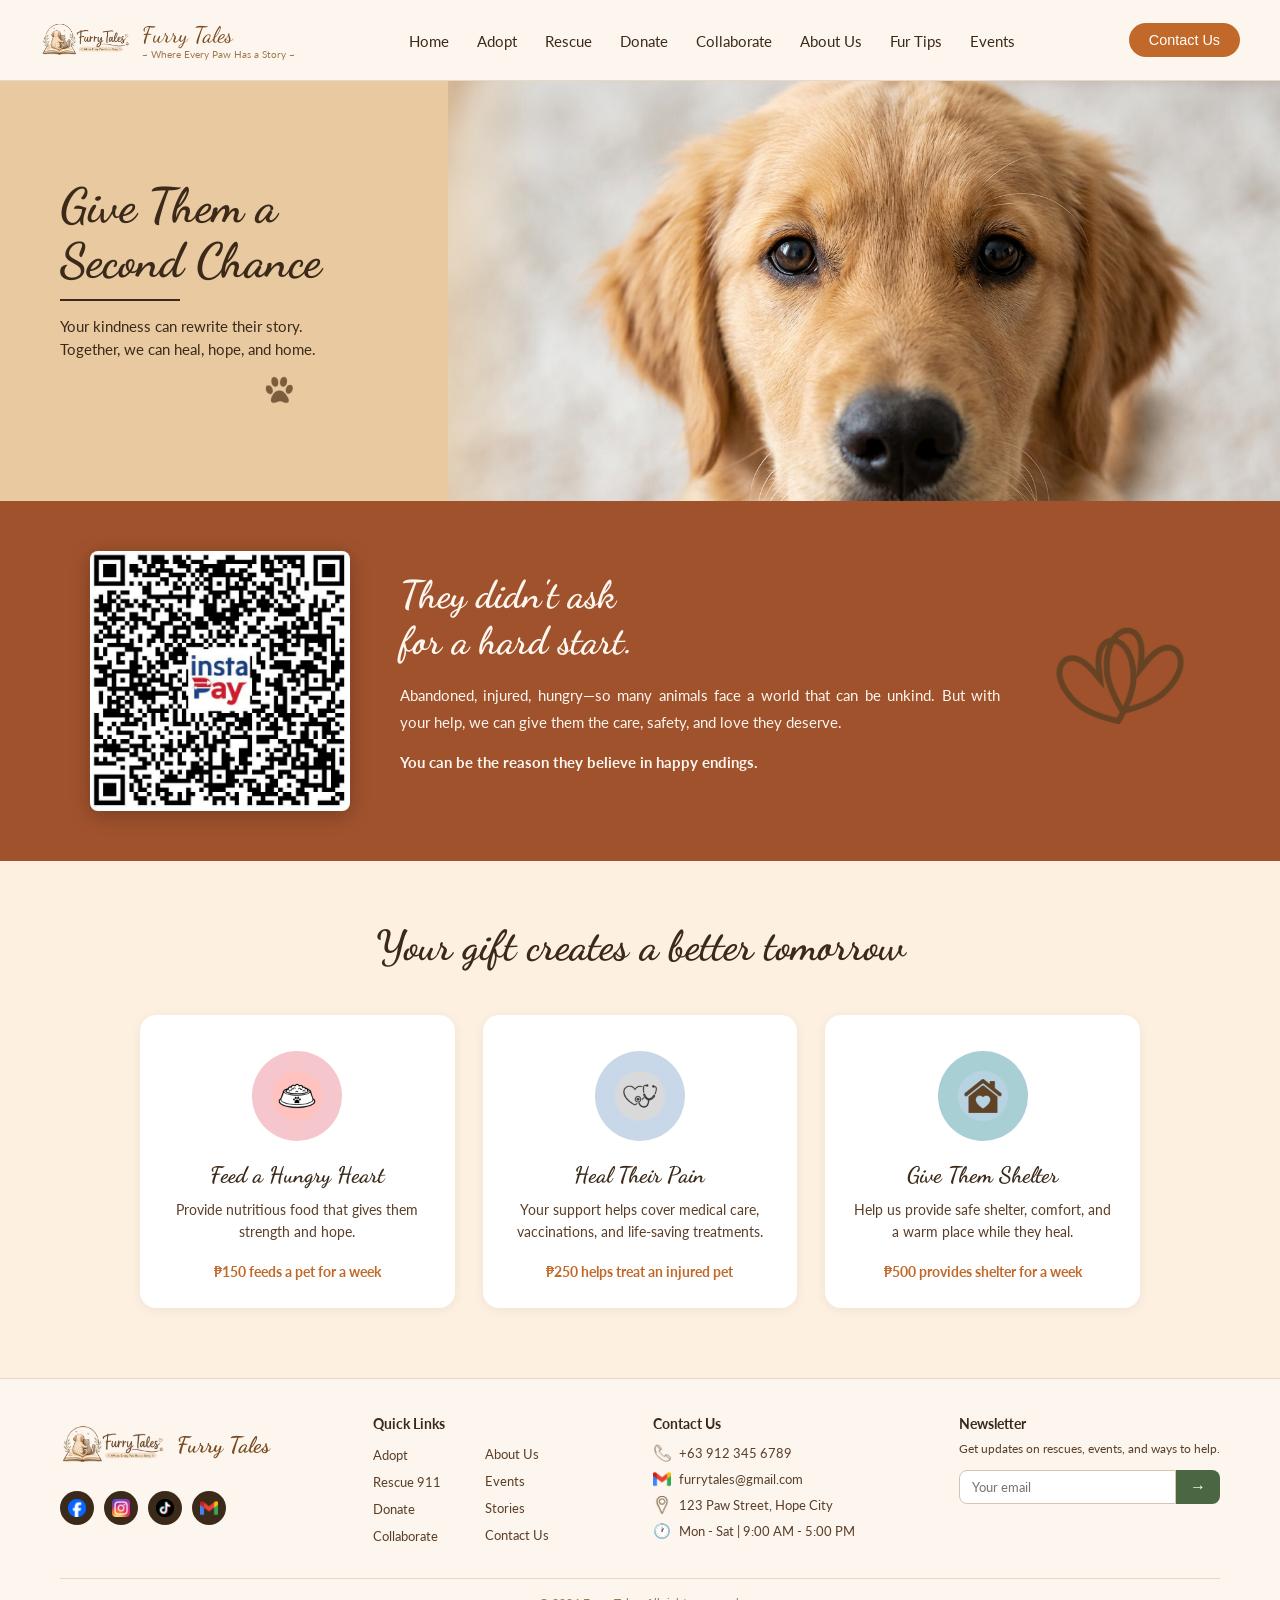
<file: Donation.html>
<!DOCTYPE html>
<html lang="en">
<head>
    <meta charset="UTF-8">
    <meta name="viewport" content="width=device-width, initial-scale=1.0">
    <title>Donate - FurryTales</title>
    <link href="https://fonts.googleapis.com/css2?family=Dancing+Script:wght@700&family=Lato:wght@400;700&display=swap" rel="stylesheet">
    <link rel="stylesheet" href="Donation.css">
</head>
<body>

    <nav>
        <div class="logo">
            <img src="Assets/HomePage/Logo.png" alt="FurryTales Logo">
            <div class="logo-text">
                <span>Furry Tales</span>
                <span>~ Where Every Paw Has a Story ~</span>
            </div>
        </div>
        <ul class="nav-links">
            <li><a href="Index.html">Home</a></li>
            <li><a href="Adoption.html">Adopt</a></li>
            <li><a href="Rescue.html">Rescue</a></li>
            <li><a href="Donation.html">Donate</a></li>
            <li><a href="#">Collaborate</a></li>
            <li><a href="#">About Us</a></li>
            <li><a href="FurTips.html">Fur Tips</a></li>
            <li><a href="#">Events</a></li>
        </ul>
        <button class="btn-contact">Contact Us</button>
    </nav>

    <!-- Hero -->
    <section class="hero">
        <div class="hero-overlay">
            <h1>Give Them a<br>Second Chance</h1>
            <div class="hero-underline"></div>
            <p>Your kindness can rewrite their story.<br>Together, we can heal, hope, and home.</p>
            <img src="Assets/DonationPage/paw.png" alt="paw" class="hero-paw">
        </div>
        <img src="Assets/DonationPage/retriever.png" alt="Dog" class="hero-dog">
    </section>

    <!-- QR / Appeal Section -->
    <section class="appeal-section">
        <div class="appeal-inner">
            <img src="Assets/DonationPage/donationqr.png" alt="Donation QR Code" class="qr-img">
            <div class="appeal-text">
                <h2>They didn't ask<br>for a hard start.</h2>
                <p>Abandoned, injured, hungry—so many animals face a world that can be unkind. But with your help, we can give them the care, safety, and love they deserve.</p>
                <p class="appeal-bold">You can be the reason they believe in happy endings.</p>
            </div>
            <img src="Assets/DonationPage/doubleHeart.png" alt="Hearts" class="double-heart">
        </div>
    </section>

    <!-- Gift Cards Section -->
    <section class="gift-section">
        <h2>Your gift creates a better tomorrow</h2>
        <div class="gift-grid">
            <article class="gift-card">
                <div class="gift-icon-wrap pink">
                    <img src="Assets/DonationPage/food.png" alt="Food">
                </div>
                <h3>Feed a Hungry Heart</h3>
                <p>Provide nutritious food that gives them strength and hope.</p>
                <span class="gift-amount">₱150 feeds a pet for a week</span>
            </article>
            <article class="gift-card">
                <div class="gift-icon-wrap blue">
                    <img src="Assets/DonationPage/care.png" alt="Care">
                </div>
                <h3>Heal Their Pain</h3>
                <p>Your support helps cover medical care, vaccinations, and life-saving treatments.</p>
                <span class="gift-amount">₱250 helps treat an injured pet</span>
            </article>
            <article class="gift-card">
                <div class="gift-icon-wrap teal">
                    <img src="Assets/DonationPage/shelter.png" alt="Shelter">
                </div>
                <h3>Give Them Shelter</h3>
                <p>Help us provide safe shelter, comfort, and a warm place while they heal.</p>
                <span class="gift-amount">₱500 provides shelter for a week</span>
            </article>
        </div>
    </section>

    <!-- Footer -->
    <footer class="footer">
        <div class="footer-container">
            <div class="footer-section footer-logo">
                <div class="footer-logo-content">
                    <img src="Assets/HomePage/Logo.png" alt="FurryTales Logo">
                    <h3>Furry Tales</h3>
                </div>
                <div class="footer-socials">
                    <a href="#" class="social-icon"><img src="Assets/Footer/facebook.png" alt="Facebook"></a>
                    <a href="#" class="social-icon"><img src="Assets/Footer/instagram.png" alt="Instagram"></a>
                    <a href="#" class="social-icon"><img src="Assets/Footer/tiktok.png" alt="TikTok"></a>
                    <a href="#" class="social-icon"><img src="Assets/Footer/Gmail.png" alt="Gmail"></a>
                </div>
            </div>

            <div class="footer-section footer-links">
                <div class="footer-column">
                    <h4>Quick Links</h4>
                    <ul>
                        <li><a href="#">Adopt</a></li>
                        <li><a href="#">Rescue 911</a></li>
                        <li><a href="#">Donate</a></li>
                        <li><a href="#">Collaborate</a></li>
                    </ul>
                </div>
                <div class="footer-column">
                    <ul>
                        <li><a href="#">About Us</a></li>
                        <li><a href="#">Events</a></li>
                        <li><a href="#">Stories</a></li>
                        <li><a href="#">Contact Us</a></li>
                    </ul>
                </div>
            </div>

            <div class="footer-section footer-contact">
                <h4>Contact Us</h4>
                <div class="contact-item"><img src="Assets/Footer/Phone.png" alt="Phone"><p>+63 912 345 6789</p></div>
                <div class="contact-item"><img src="Assets/Footer/Gmail.png" alt="Email"><p>furrytales@gmail.com</p></div>
                <div class="contact-item"><img src="Assets/Footer/Location.png" alt="Location"><p>123 Paw Street, Hope City</p></div>
                <div class="contact-item"><span>🕐</span><p>Mon - Sat | 9:00 AM - 5:00 PM</p></div>
            </div>

            <div class="footer-section footer-newsletter">
                <h4>Newsletter</h4>
                <p>Get updates on rescues, events, and ways to help.</p>
                <div class="newsletter-form">
                    <input type="email" placeholder="Your email" class="newsletter-input">
                    <button class="newsletter-btn">→</button>
                </div>
            </div>
        </div>
        <div class="footer-bottom">
            <p>&copy; 2024 Furry Tales. All rights reserved.</p>
        </div>
    </footer>

</body>
</html>
</file>
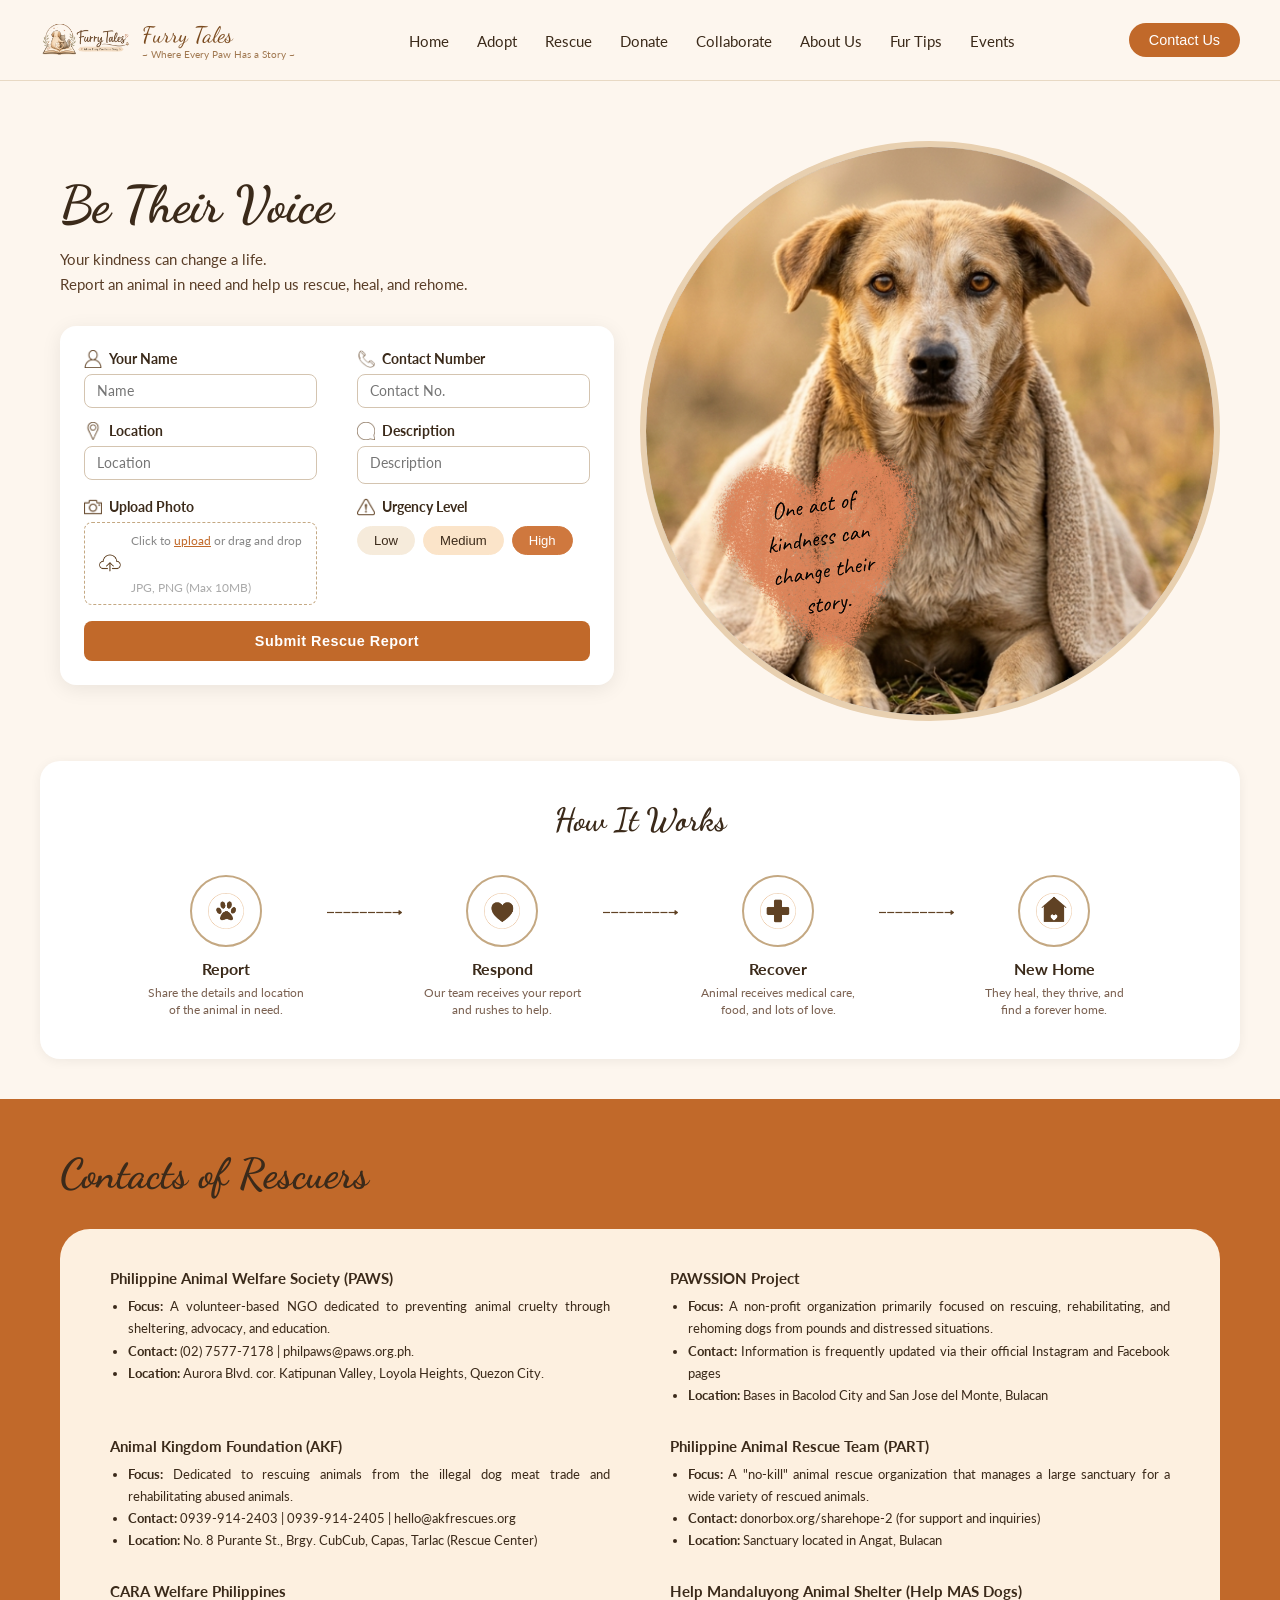
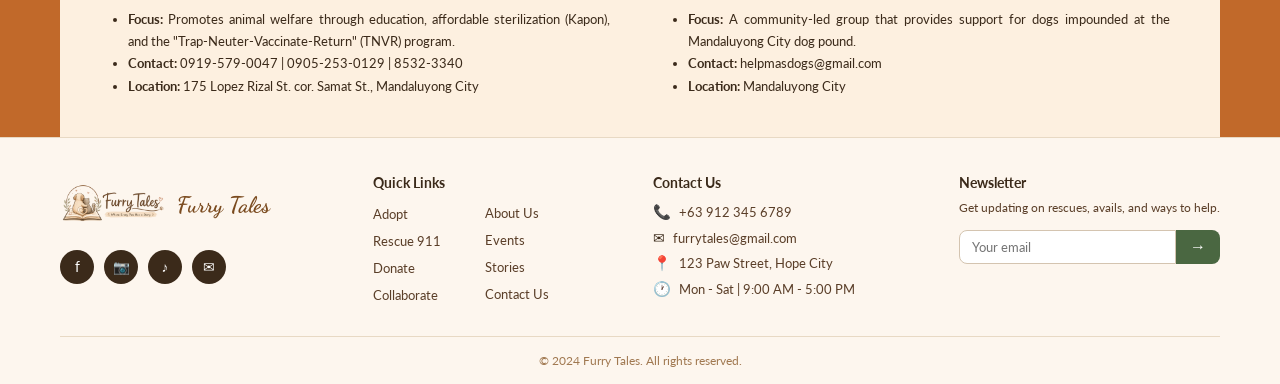
<file: Rescue.html>
<!DOCTYPE html>
<html lang="en">
<head>
    <meta charset="UTF-8">
    <meta name="viewport" content="width=device-width, initial-scale=1.0">
    <title>Rescue - FurryTales</title>
    <link href="https://fonts.googleapis.com/css2?family=Dancing+Script:wght@700&family=Lato:wght@400;700&display=swap" rel="stylesheet">
    <link rel="stylesheet" href="Rescue.css">
</head>
<body>

    <nav>
        <div class="logo">
            <img src="Assets/HomePage/Logo.png" alt="FurryTales Logo">
            <div class="logo-text">
                <span>Furry Tales</span>
                <span>~ Where Every Paw Has a Story ~</span>
            </div>
        </div>
        <ul class="nav-links">
            <li><a href="Index.html">Home</a></li>
            <li><a href="#">Adopt</a></li>
            <li><a href="Rescue.html">Rescue</a></li>
            <li><a href="Donation.html">Donate</a></li>
            <li><a href="#">Collaborate</a></li>
            <li><a href="#">About Us</a></li>
            <li><a href="FurTips.html">Fur Tips</a></li>
            <li><a href="#">Events</a></li>
        </ul>
        <button class="btn-contact">Contact Us</button>
    </nav>

    <section class="hero">
        <div class="hero-left">
            <h1>Be Their Voice</h1>
            <p>Your kindness can change a life.<br>Report an animal in need and help us rescue, heal, and rehome.</p>

            <div class="form-card">
                <div class="form-grid">
                    <div class="form-field">
                        <label>
                            <img src="Assets/RescuePage/name.png" alt="Name">
                            Your Name
                        </label>
                        <input type="text" placeholder="Name">
                    </div>
                    <div class="form-field">
                        <label>
                            <img src="Assets/RescuePage/contact.png" alt="Contact">
                            Contact Number
                        </label>
                        <input type="text" placeholder="Contact No.">
                    </div>
                    <div class="form-field">
                        <label>
                            <img src="Assets/RescuePage/location.png" alt="Location">
                            Location
                        </label>
                        <input type="text" placeholder="Location">
                    </div>
                    <div class="form-field">
                        <label>
                            <img src="Assets/RescuePage/description.png" alt="Description">
                            Description
                        </label>
                        <textarea placeholder="Description"></textarea>
                    </div>
                    <div class="form-field">
                        <label>
                            <img src="Assets/RescuePage/upload.png" alt="Upload">
                            Upload Photo
                        </label>
                        <div class="upload-box">
                            <img src="Assets/RescuePage/cloud.png" alt="Upload" style="width:22px;height:22px;flex-shrink:0;">
                            <div class="upload-text">
                                <p>Click to <span>upload</span> or drag and drop</p>
                                <small>JPG, PNG (Max 10MB)</small>
                            </div>
                        </div>
                    </div>
                    <div class="form-field">
                        <label>
                            <img src="Assets/RescuePage/urgency.png" alt="Urgency">
                            Urgency Level
                        </label>
                        <div class="urgency-btns">
                            <button>Low</button>
                            <button>Medium</button>
                            <button class="active">High</button>
                        </div>
                    </div>
                </div>
                <button class="btn-submit">Submit Rescue Report</button>
            </div>
        </div>

        <div class="hero-right">
            <div class="dog-circle">
                <img src="Assets/RescuePage/doggyRescue.png" alt="Dog">
            </div>
            <img src="Assets/RescuePage/heartMessage.png" alt="Heart Message" class="heart-message">
        </div>
    </section>

    <section class="how-section">
        <h2>How It Works</h2>
        <div class="steps">
            <div class="step">
                <div class="step-icon"><img src="Assets/RescuePage/paw.png" alt="Report"></div>
                <h3>Report</h3>
                <p>Share the details and location of the animal in need.</p>
            </div>
            <div class="step-arrow"><img src="Assets/RescuePage/arrow.png" alt="arrow"></div>
            <div class="step">
                <div class="step-icon"><img src="Assets/RescuePage/Heartcircle.png" alt="Respond"></div>
                <h3>Respond</h3>
                <p>Our team receives your report and rushes to help.</p>
            </div>
            <div class="step-arrow"><img src="Assets/RescuePage/arrow.png" alt="arrow"></div>
            <div class="step">
                <div class="step-icon"><img src="Assets/RescuePage/cross.png" alt="Recover"></div>
                <h3>Recover</h3>
                <p>Animal receives medical care, food, and lots of love.</p>
            </div>
            <div class="step-arrow"><img src="Assets/RescuePage/arrow.png" alt="arrow"></div>
            <div class="step">
                <div class="step-icon"><img src="Assets/RescuePage/home.png" alt="New Home"></div>
                <h3>New Home</h3>
                <p>They heal, they thrive, and find a forever home.</p>
            </div>
        </div>
    </section>

    <section class="contacts-section">
        <h2>Contacts of Rescuers</h2>
        <div class="contacts-bg">
            <div class="contacts-grid">
                <div class="org">
                    <h3>Philippine Animal Welfare Society (PAWS)</h3>
                    <ul>
                        <li><b>Focus:</b> A volunteer-based NGO dedicated to preventing animal cruelty through sheltering, advocacy, and education.</li>
                        <li><b>Contact:</b> (02) 7577-7178 | philpaws@paws.org.ph.</li>
                        <li><b>Location:</b> Aurora Blvd. cor. Katipunan Valley, Loyola Heights, Quezon City.</li>
                    </ul>
                </div>
                <div class="org">
                    <h3>PAWSSION Project</h3>
                    <ul>
                        <li><b>Focus:</b> A non-profit organization primarily focused on rescuing, rehabilitating, and rehoming dogs from pounds and distressed situations.</li>
                        <li><b>Contact:</b> Information is frequently updated via their official Instagram and Facebook pages</li>
                        <li><b>Location:</b> Bases in Bacolod City and San Jose del Monte, Bulacan</li>
                    </ul>
                </div>
                <div class="org">
                    <h3>Animal Kingdom Foundation (AKF)</h3>
                    <ul>
                        <li><b>Focus:</b> Dedicated to rescuing animals from the illegal dog meat trade and rehabilitating abused animals.</li>
                        <li><b>Contact:</b> 0939-914-2403 | 0939-914-2405 | hello@akfrescues.org</li>
                        <li><b>Location:</b> No. 8 Purante St., Brgy. CubCub, Capas, Tarlac (Rescue Center)</li>
                    </ul>
                </div>
                <div class="org">
                    <h3>Philippine Animal Rescue Team (PART)</h3>
                    <ul>
                        <li><b>Focus:</b> A "no-kill" animal rescue organization that manages a large sanctuary for a wide variety of rescued animals.</li>
                        <li><b>Contact:</b> donorbox.org/sharehope-2 (for support and inquiries)</li>
                        <li><b>Location:</b> Sanctuary located in Angat, Bulacan</li>
                    </ul>
                </div>
                <div class="org">
                    <h3>CARA Welfare Philippines</h3>
                    <ul>
                        <li><b>Focus:</b> Promotes animal welfare through education, affordable sterilization (Kapon), and the "Trap-Neuter-Vaccinate-Return" (TNVR) program.</li>
                        <li><b>Contact:</b> 0919-579-0047 | 0905-253-0129 | 8532-3340</li>
                        <li><b>Location:</b> 175 Lopez Rizal St. cor. Samat St., Mandaluyong City</li>
                    </ul>
                </div>
                <div class="org">
                    <h3>Help Mandaluyong Animal Shelter (Help MAS Dogs)</h3>
                    <ul>
                        <li><b>Focus:</b> A community-led group that provides support for dogs impounded at the Mandaluyong City dog pound.</li>
                        <li><b>Contact:</b> helpmasdogs@gmail.com</li>
                        <li><b>Location:</b> Mandaluyong City</li>
                    </ul>
                </div>
            </div>
        </div>
    </section>
    <footer class="footer">
        <div class="footer-container">
            <div class="footer-section footer-logo">
                <div class="footer-logo-content">
                    <img src="Assets/HomePage/Logo.png" alt="FurryTales Logo">
                    <h3>Furry Tales</h3>
                </div>
                <div class="footer-socials">
                    <a href="#" class="social-icon">f</a>
                    <a href="#" class="social-icon">📷</a>
                    <a href="#" class="social-icon">♪</a>
                    <a href="#" class="social-icon">✉</a>
                </div>
            </div>

            <div class="footer-section footer-links">
                <div class="footer-column">
                    <h4>Quick Links</h4>
                    <ul>
                        <li><a href="#">Adopt</a></li>
                        <li><a href="#">Rescue 911</a></li>
                        <li><a href="#">Donate</a></li>
                        <li><a href="#">Collaborate</a></li>
                    </ul>
                </div>
                <div class="footer-column">
                    <ul>
                        <li><a href="#">About Us</a></li>
                        <li><a href="#">Events</a></li>
                        <li><a href="#">Stories</a></li>
                        <li><a href="#">Contact Us</a></li>
                    </ul>
                </div>
            </div>

            <div class="footer-section footer-contact">
                <h4>Contact Us</h4>
                <div class="contact-item">
                    <span>📞</span>
                    <p>+63 912 345 6789</p>
                </div>
                <div class="contact-item">
                    <span>✉</span>
                    <p>furrytales@gmail.com</p>
                </div>
                <div class="contact-item">
                    <span>📍</span>
                    <p>123 Paw Street, Hope City</p>
                </div>
                <div class="contact-item">
                    <span>🕐</span>
                    <p>Mon - Sat | 9:00 AM - 5:00 PM</p>
                </div>
            </div>

            <div class="footer-section footer-newsletter">
                <h4>Newsletter</h4>
                <p>Get updating on rescues, avails, and ways to help.</p>
                <div class="newsletter-form">
                    <input type="email" placeholder="Your email" class="newsletter-input">
                    <button class="newsletter-btn">→</button>
                </div>
            </div>
        </div>

        <div class="footer-bottom">
            <p>&copy; 2024 Furry Tales. All rights reserved.</p>
        </div>
    </footer>

<script>
    document.querySelectorAll('.urgency-btns button').forEach(btn => {
        btn.addEventListener('click', () => {
            document.querySelectorAll('.urgency-btns button').forEach(b => b.classList.remove('selected'));
            btn.classList.add('selected');
        });
    });
</script>
</body>
</html>
</file>
<file: Donation.css>
* { margin: 0; padding: 0; box-sizing: border-box; }
body { font-family: 'Lato', sans-serif; background: #fdf6ee; color: #3b2a1a; }

/* NAV */
nav {
    display: flex; align-items: center; justify-content: space-between;
    padding: 14px 40px; background: #fdf6ee;
    border-bottom: 1px solid #e8d9c4; position: sticky; top: 0; z-index: 100;
}
.logo { display: flex; align-items: center; gap: 10px; }
.logo img { height: 52px; }
.logo-text { display: flex; flex-direction: column; }
.logo-text span:first-child { font-family: 'Dancing Script', cursive; font-size: 1.4rem; color: #7a4a1e; }
.logo-text span:last-child { font-size: 0.65rem; color: #a07850; }
.nav-links { display: flex; gap: 28px; list-style: none; }
.nav-links a { text-decoration: none; color: #3b2a1a; font-size: 0.92rem; }
.nav-links a:hover { color: #c1692a; }
.btn-contact {
    background: #c1692a; color: #fff; border: none;
    padding: 9px 20px; border-radius: 20px; cursor: pointer; font-size: 0.9rem;
}
.btn-contact:hover { background: #a0521e; }

/* HERO */
.hero {
    position: relative;
    height: 420px;
    overflow: hidden;
    background: #e8c9a0;
}
.hero-dog {
    position: absolute; right: 0; top: 0;
    width: 65%; height: 100%; object-fit: cover; object-position: center top;
}
.hero-overlay {
    position: absolute; left: 0; top: 0;
    width: 42%; height: 100%;
    background: linear-gradient(to right, rgba(232,201,160,1) 70%, rgba(232,201,160,0));
    display: flex; flex-direction: column; justify-content: center;
    padding: 40px 40px 40px 60px; z-index: 2;
}
.hero-overlay h1 {
    font-family: 'Dancing Script', cursive;
    font-size: 3rem; color: #3b2a1a; line-height: 1.15; margin-bottom: 10px;
}
.hero-underline {
    width: 120px; height: 2px; background: #3b2a1a; margin-bottom: 14px;
}
.hero-overlay p { font-size: 0.92rem; color: #3b2a1a; line-height: 1.6; margin-bottom: 14px; }
.hero-paw { width: 28px; opacity: 0.8; align-self: center; }

/* APPEAL SECTION */
.appeal-section {
    background: #a0522d;
    padding: 50px 60px;
    position: relative;
}
.appeal-inner {
    display: flex;
    align-items: center;
    gap: 50px;
    max-width: 1100px;
    margin: 0 auto;
    position: relative;
}
.qr-img {
    width: 260px; flex-shrink: 0;
    border-radius: 8px;
    box-shadow: 0 4px 20px rgba(0,0,0,0.25);
}
.appeal-text { flex: 1; }
.appeal-text h2 {
    font-family: 'Dancing Script', cursive;
    font-size: 2.4rem; color: #fdf6ee; line-height: 1.2; margin-bottom: 18px;
}
.appeal-text p { font-size: 0.92rem; color: #fdf6ee; line-height: 1.8; margin-bottom: 14px; text-align: justify; }
.appeal-bold { font-weight: 700 !important; }
.double-heart {
    width: 140px; flex-shrink: 0; opacity: 0.9;
}

/* GIFT SECTION */
.gift-section {
    background: #fdf0e0;
    padding: 60px 60px 70px;
    text-align: center;
}
.gift-section > h2 {
    font-family: 'Dancing Script', cursive;
    font-size: 2.6rem; color: #3b2a1a; margin-bottom: 44px;
}
.gift-grid {
    display: grid;
    grid-template-columns: repeat(3, 1fr);
    gap: 28px;
    max-width: 1000px;
    margin: 0 auto;
}
.gift-card {
    background: #fff;
    border-radius: 16px;
    padding: 36px 28px 28px;
    display: flex; flex-direction: column; align-items: center;
    box-shadow: 0 2px 12px rgba(0,0,0,0.06);
}
.gift-icon-wrap {
    width: 90px; height: 90px; border-radius: 50%;
    display: flex; align-items: center; justify-content: center;
    margin-bottom: 20px;
}
.gift-icon-wrap.pink  { background: #f5c6cc; }
.gift-icon-wrap.blue  { background: #c8d8e8; }
.gift-icon-wrap.teal  { background: #a8cfd4; }
.gift-icon-wrap img { width: 50px; height: 50px; object-fit: contain; }
.gift-card h3 {
    font-family: 'Dancing Script', cursive;
    font-size: 1.4rem; color: #3b2a1a; margin-bottom: 12px;
}
.gift-card p { font-size: 0.85rem; color: #5a3e28; line-height: 1.6; text-align: center; margin-bottom: 20px; }
.gift-amount {
    font-size: 0.85rem; font-weight: 700; color: #c1692a;
    margin-top: auto;
}

/* FOOTER */
.footer { background: #fdf6ee; border-top: 1px solid #e8d9c4; padding: 36px 60px 0; }
.footer-container { display: flex; justify-content: space-between; align-items: flex-start; gap: 40px; }

.footer-logo { display: flex; flex-direction: column; gap: 16px; min-width: 160px; }
.footer-logo-content { display: flex; align-items: center; gap: 10px; }
.footer-logo-content img { height: 60px; }
.footer-logo-content h3 { font-family: 'Dancing Script', cursive; font-size: 1.4rem; color: #7a4a1e; }
.footer-socials { display: flex; gap: 10px; }
.social-icon {
    width: 34px; height: 34px; border-radius: 50%; background: #3b2a1a;
    color: #fff; display: flex; align-items: center; justify-content: center;
    text-decoration: none; font-size: 0.85rem;
}
.social-icon img { width: 18px; height: 18px; object-fit: contain; }

.footer-links { display: flex; gap: 40px; }
.footer-column h4 { font-size: 0.9rem; font-weight: 700; margin-bottom: 12px; color: #3b2a1a; }
.footer-column ul { list-style: none; display: flex; flex-direction: column; gap: 8px; }
.footer-column ul li a { text-decoration: none; font-size: 0.82rem; color: #5a3e28; }
.footer-column ul li a:hover { color: #c1692a; }
.footer-column:last-child ul { margin-top: 28px; }

.footer-contact h4 { font-size: 0.9rem; font-weight: 700; margin-bottom: 12px; color: #3b2a1a; }
.contact-item { display: flex; align-items: center; gap: 8px; margin-bottom: 8px; }
.contact-item span, .contact-item img { font-size: 0.9rem; width: 18px; height: 18px; object-fit: contain; flex-shrink: 0; }
.contact-item p { font-size: 0.82rem; color: #5a3e28; }

.footer-newsletter { min-width: 180px; }
.footer-newsletter h4 { font-size: 0.9rem; font-weight: 700; margin-bottom: 8px; color: #3b2a1a; }
.footer-newsletter p { font-size: 0.78rem; color: #5a3e28; margin-bottom: 12px; line-height: 1.5; }
.newsletter-form { display: flex; }
.newsletter-input {
    flex: 1; padding: 8px 12px; border: 1px solid #d4c4b0;
    border-radius: 8px 0 0 8px; font-size: 0.82rem; outline: none;
    font-family: 'Lato', sans-serif; background: #fff;
}
.newsletter-btn {
    padding: 8px 14px; background: #4a6741; color: #fff; border: none;
    border-radius: 0 8px 8px 0; cursor: pointer; font-size: 1rem;
}
.newsletter-btn:hover { background: #3a5232; }

.footer-bottom {
    text-align: center; padding: 16px 0; margin-top: 30px;
    border-top: 1px solid #e8d9c4; font-size: 0.78rem; color: #a07850;
}
</file>
<file: Rescue.css>
* { margin: 0; padding: 0; box-sizing: border-box; }
body { font-family: 'Lato', sans-serif; background: #fdf6ee; color: #3b2a1a; }

nav {
    display: flex; align-items: center; justify-content: space-between;
    padding: 14px 40px; background: #fdf6ee;
    border-bottom: 1px solid #e8d9c4; position: sticky; top: 0; z-index: 100;
}
.logo { display: flex; align-items: center; gap: 10px; }
.logo img { height: 52px; }
.logo-text { display: flex; flex-direction: column; }
.logo-text span:first-child { font-family: 'Dancing Script', cursive; font-size: 1.4rem; color: #7a4a1e; }
.logo-text span:last-child { font-size: 0.65rem; color: #a07850; }
.nav-links { display: flex; gap: 28px; list-style: none; }
.nav-links a { text-decoration: none; color: #3b2a1a; font-size: 0.92rem; }
.nav-links a:hover { color: #c1692a; }
.btn-contact {
    background: #c1692a; color: #fff; border: none;
    padding: 9px 20px; border-radius: 20px; cursor: pointer; font-size: 0.9rem;
}
.btn-contact:hover { background: #a0521e; }

.hero {
    display: flex; align-items: center; justify-content: space-between;
    padding: 60px 60px 0; background: #fdf6ee; min-height: 520px; position: relative; overflow: hidden;
}
.hero-left { max-width: 620px; z-index: 2; }
.hero-left h1 { font-family: 'Dancing Script', cursive; font-size: 3.2rem; color: #3b2a1a; line-height: 1.1; margin-bottom: 14px; }
.hero-left p { font-size: 0.95rem; color: #5a3e28; line-height: 1.6; margin-bottom: 30px; }

.form-card {
    background: #fff; border-radius: 16px; padding: 24px;
    box-shadow: 0 4px 20px rgba(0,0,0,0.08); max-width: 580px;
}
.form-grid { display: grid; grid-template-columns: 1fr 1fr; gap: 14px 40px; }
.form-field { display: flex; flex-direction: column; gap: 6px; }
.form-field label { display: flex; align-items: center; gap: 7px; font-size: 0.85rem; font-weight: 700; color: #3b2a1a; }
.form-field label img { width: 18px; height: 18px; }
.form-field input, .form-field textarea {
    border: 1px solid #d4c4b0; border-radius: 8px;
    padding: 8px 12px; font-size: 0.85rem; color: #888; outline: none;
    font-family: 'Lato', sans-serif;
}
.form-field textarea { resize: none; height: 38px; }
.upload-box {
    border: 1.5px dashed #c4a882; border-radius: 8px;
    padding: 10px 14px; font-size: 0.78rem; color: #888;
    display: flex; align-items: center; gap: 10px; cursor: pointer;
    min-height: 52px;
}
.upload-text { display: flex; flex-direction: column; gap: 2px; }
.upload-text p { font-size: 0.78rem; color: #888; line-height: 1.3; }
.upload-text small { font-size: 0.72rem; color: #aaa; }
.upload-box span { color: #c1692a; text-decoration: underline; }
.urgency-btns { display: flex; gap: 8px; margin-top: 4px; }
.urgency-btns button {
    padding: 6px 16px; border-radius: 20px; border: 1px solid #d4c4b0;
    background: #fff; font-size: 0.82rem; cursor: pointer; color: #3b2a1a;
}
.urgency-btns button:nth-child(1) { background: #f6ebdb; border-color: #f6ebdb; }
.urgency-btns button:nth-child(2) { background: #fbe4c9; border-color: #fbe4c9; }
.urgency-btns button:nth-child(3) { background: #cf783e; color: #fff; border-color: #cf783e; }
.urgency-btns button:nth-child(1).selected { background: #c9b89a; border-color: #c9b89a; }
.urgency-btns button:nth-child(2).selected { background: #d4a87a; border-color: #d4a87a; }
.urgency-btns button:nth-child(3).selected { background: #8f4e1f; border-color: #8f4e1f; }
.btn-submit {
    width: 100%; margin-top: 16px; padding: 12px;
    background: #c1692a; color: #fff; border: none; border-radius: 8px;
    font-size: 0.9rem; font-weight: 700; cursor: pointer; letter-spacing: 0.5px;
}
.btn-submit:hover { background: #a0521e; }


.hero-right { position: relative; flex-shrink: 0; }
.hero-right .dog-circle {
    width: 580px; height: 580px; border-radius: 50%; overflow: hidden;
    border: 6px solid #e8d0b0;
}
.hero-right .dog-circle img { width: 100%; height: 100%; object-fit: cover; }
.hero-right .quote-bubble {
    position: absolute; bottom: 60px; left: -30px;
    background: rgba(193,105,42,0.75); border-radius: 50%;
    width: 140px; height: 140px; display: flex; align-items: center; justify-content: center;
    text-align: center; padding: 16px;
}
.hero-right .quote-bubble p {
    font-family: 'Dancing Script', cursive; font-size: 1rem; color: #fff; line-height: 1.3;
}
.heart-message {
    position: absolute; bottom: 40px; left: 60px;
    width: 250px; height: auto;
}

.how-section {
    background: #fff; margin: 40px 40px; border-radius: 20px;
    padding: 40px 60px; text-align: center;
    box-shadow: 0 2px 12px rgba(0,0,0,0.06);
}
.how-section h2 { font-family: 'Dancing Script', cursive; font-size: 2rem; margin-bottom: 36px; color: #3b2a1a; }
.steps { display: flex; align-items: flex-start; justify-content: center; gap: 0; }
.step { display: flex; flex-direction: column; align-items: center; max-width: 160px; }
.step-icon {
    width: 72px; height: 72px; border-radius: 50%;
    border: 2px solid #c4a882; display: flex; align-items: center; justify-content: center;
    background: #fff; margin-bottom: 12px;
}
.step-icon img { width: 36px; height: 36px; object-fit: contain; }
.step h3 { font-size: 1rem; font-weight: 700; margin-bottom: 6px; color: #3b2a1a; }
.step p { font-size: 0.78rem; color: #7a6050; line-height: 1.4; }
.step-arrow {
    display: flex; align-items: center; margin: 0 8px; padding-bottom: 40px;
}
.step-arrow img { width: 100px; height: 75px; object-fit: contain; }

.contacts-section { background: #c1692a; padding: 50px 60px 0; position: relative; }
.contacts-section h2 {
    font-family: 'Dancing Script', cursive; font-size: 2.6rem;
    color: #3b2a1a; margin-bottom: 30px;
}
.contacts-bg {
    background: #fdf0e0; border-radius: 30px 30px 0 0;
    padding: 40px 50px; margin-top: 10px;
}
.contacts-grid { display: grid; grid-template-columns: 1fr 1fr; gap: 30px 60px; }
.org h3 { font-size: 0.92rem; font-weight: 700; margin-bottom: 8px; color: #3b2a1a; }
.org ul { list-style: disc; padding-left: 18px; }
.org ul li { font-size: 0.82rem; color: #3b2a1a; line-height: 1.7; text-align: justify; }
.org ul li b { font-weight: 700; }

.footer { background: #fdf6ee; border-top: 1px solid #e8d9c4; padding: 36px 60px 0; }
.footer-container { display: flex; justify-content: space-between; align-items: flex-start; gap: 40px; }

.footer-logo { display: flex; flex-direction: column; gap: 16px; min-width: 160px; }
.footer-logo-content { display: flex; align-items: center; gap: 10px; }
.footer-logo-content img { height: 60px; }
.footer-logo-content h3 { font-family: 'Dancing Script', cursive; font-size: 1.4rem; color: #7a4a1e; }
.footer-socials { display: flex; gap: 10px; }
.social-icon {
    width: 34px; height: 34px; border-radius: 50%; background: #3b2a1a;
    color: #fff; display: flex; align-items: center; justify-content: center;
    text-decoration: none; font-size: 0.85rem;
}

.footer-links { display: flex; gap: 40px; }
.footer-column h4 { font-size: 0.9rem; font-weight: 700; margin-bottom: 12px; color: #3b2a1a; }
.footer-column ul { list-style: none; display: flex; flex-direction: column; gap: 8px; }
.footer-column ul li a { text-decoration: none; font-size: 0.82rem; color: #5a3e28; }
.footer-column ul li a:hover { color: #c1692a; }
.footer-column:last-child ul { margin-top: 28px; }

.footer-contact h4 { font-size: 0.9rem; font-weight: 700; margin-bottom: 12px; color: #3b2a1a; }
.contact-item { display: flex; align-items: center; gap: 8px; margin-bottom: 8px; }
.contact-item span { font-size: 0.9rem; }
.contact-item p { font-size: 0.82rem; color: #5a3e28; }

.footer-newsletter { min-width: 180px; }
.footer-newsletter h4 { font-size: 0.9rem; font-weight: 700; margin-bottom: 8px; color: #3b2a1a; }
.footer-newsletter p { font-size: 0.78rem; color: #5a3e28; margin-bottom: 12px; line-height: 1.5; }
.newsletter-form { display: flex; gap: 0; }
.newsletter-input {
    flex: 1; padding: 8px 12px; border: 1px solid #d4c4b0;
    border-radius: 8px 0 0 8px; font-size: 0.82rem; outline: none;
    font-family: 'Lato', sans-serif; background: #fff;
}
.newsletter-btn {
    padding: 8px 14px; background: #4a6741; color: #fff; border: none;
    border-radius: 0 8px 8px 0; cursor: pointer; font-size: 1rem;
}
.newsletter-btn:hover { background: #3a5232; }

.footer-bottom {
    text-align: center; padding: 16px 0; margin-top: 30px;
    border-top: 1px solid #e8d9c4; font-size: 0.78rem; color: #a07850;
}
</file>
